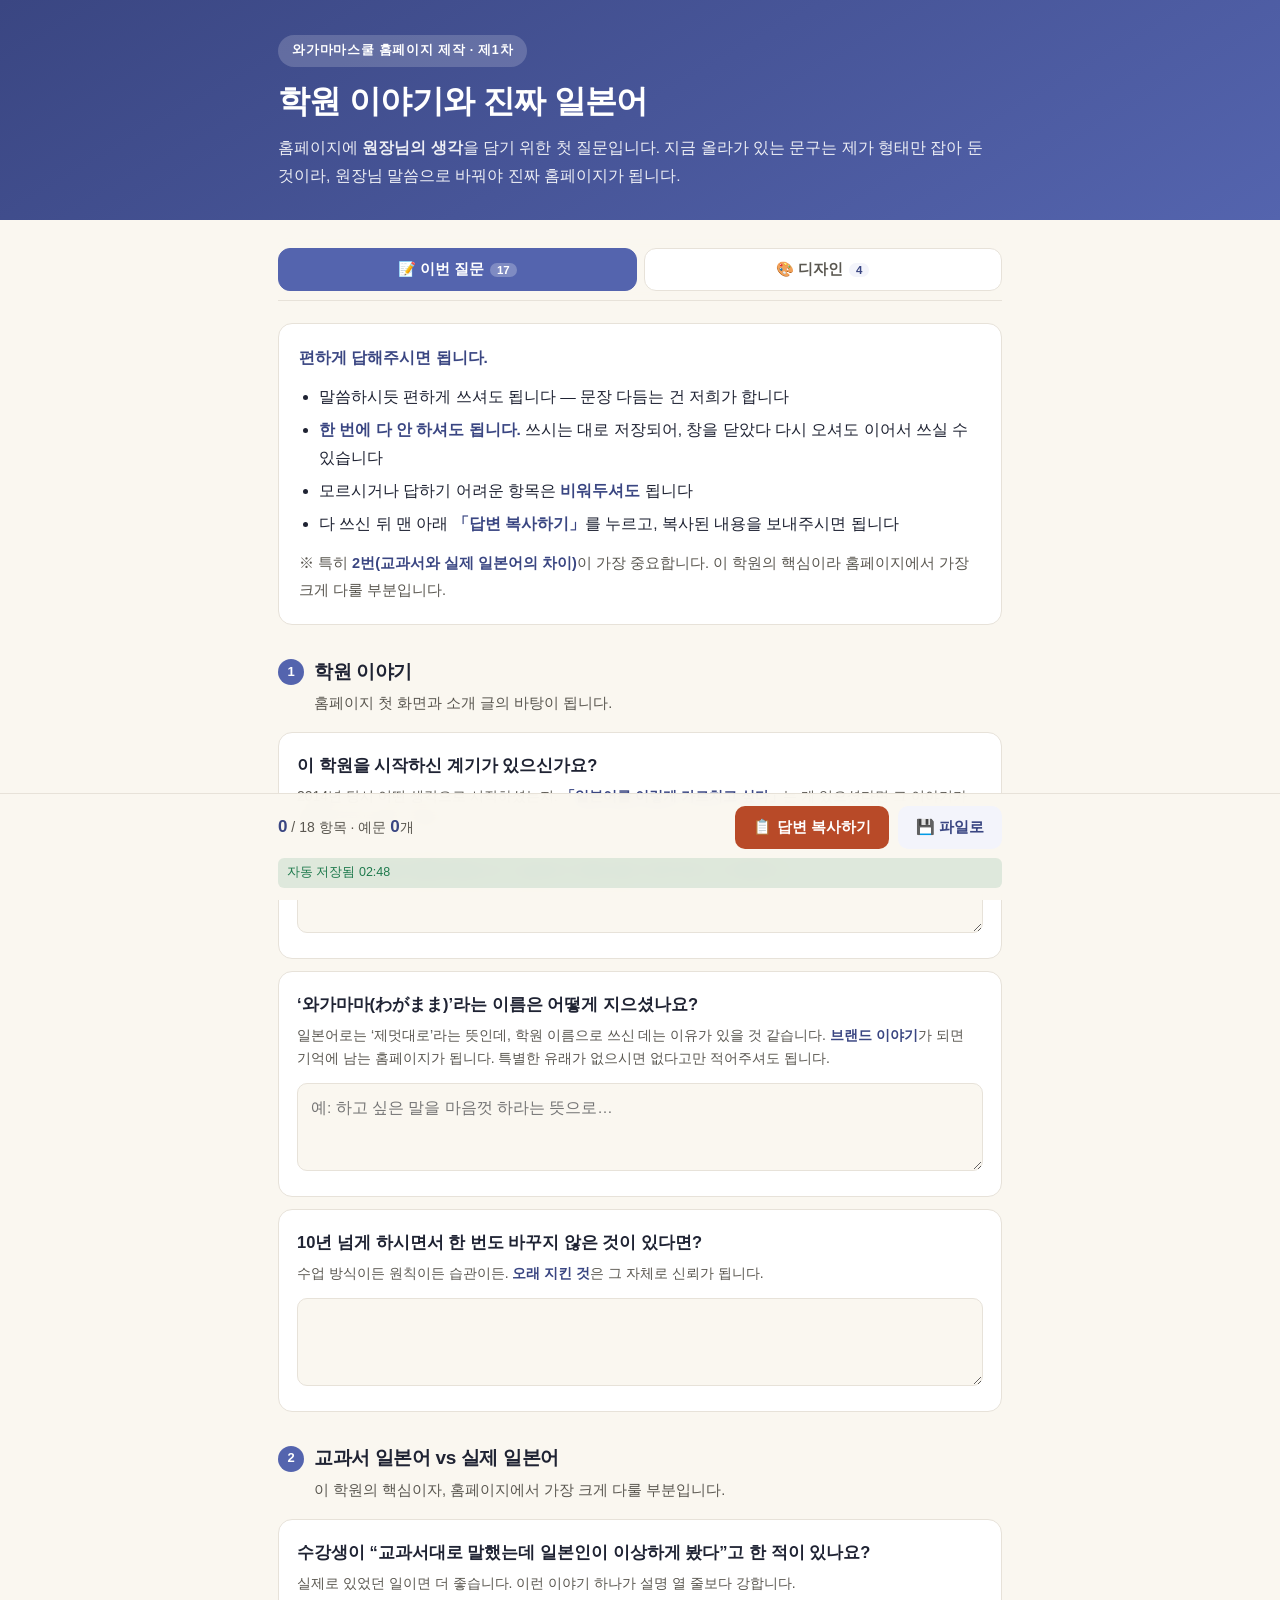
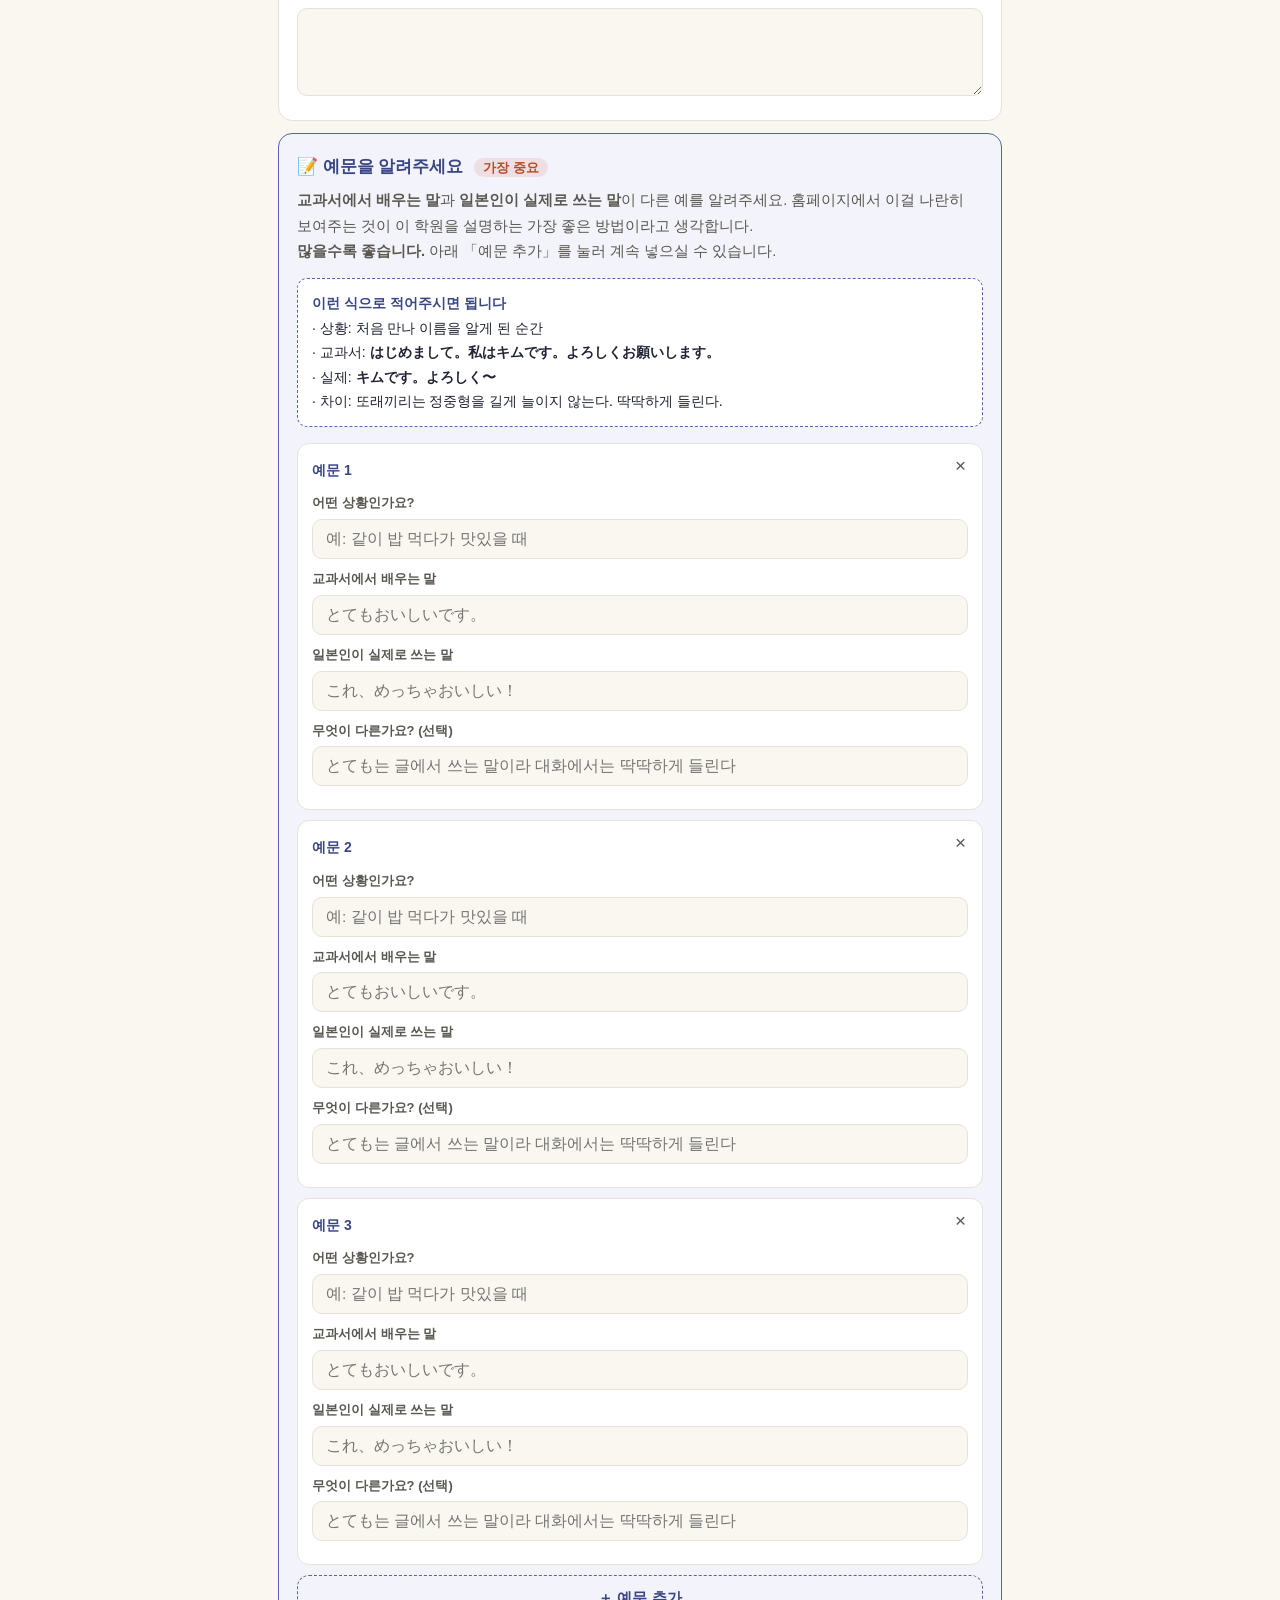
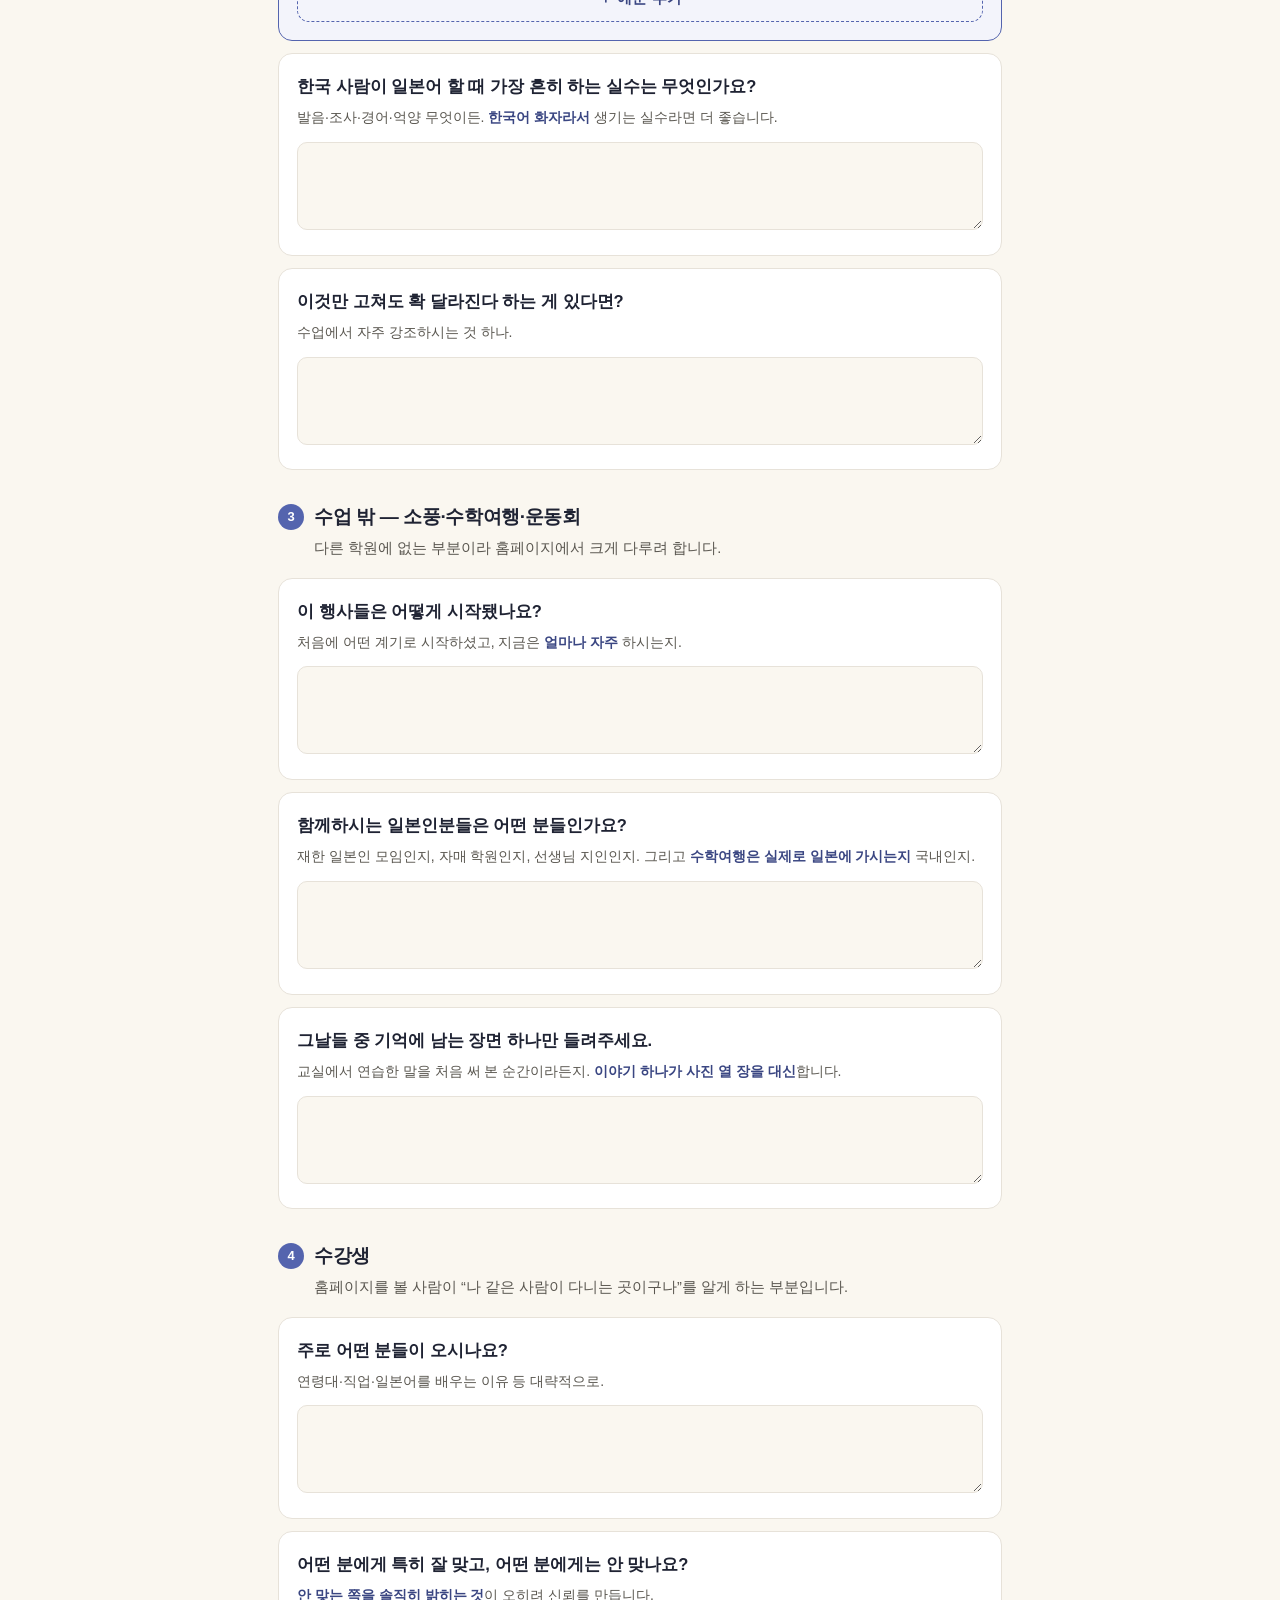
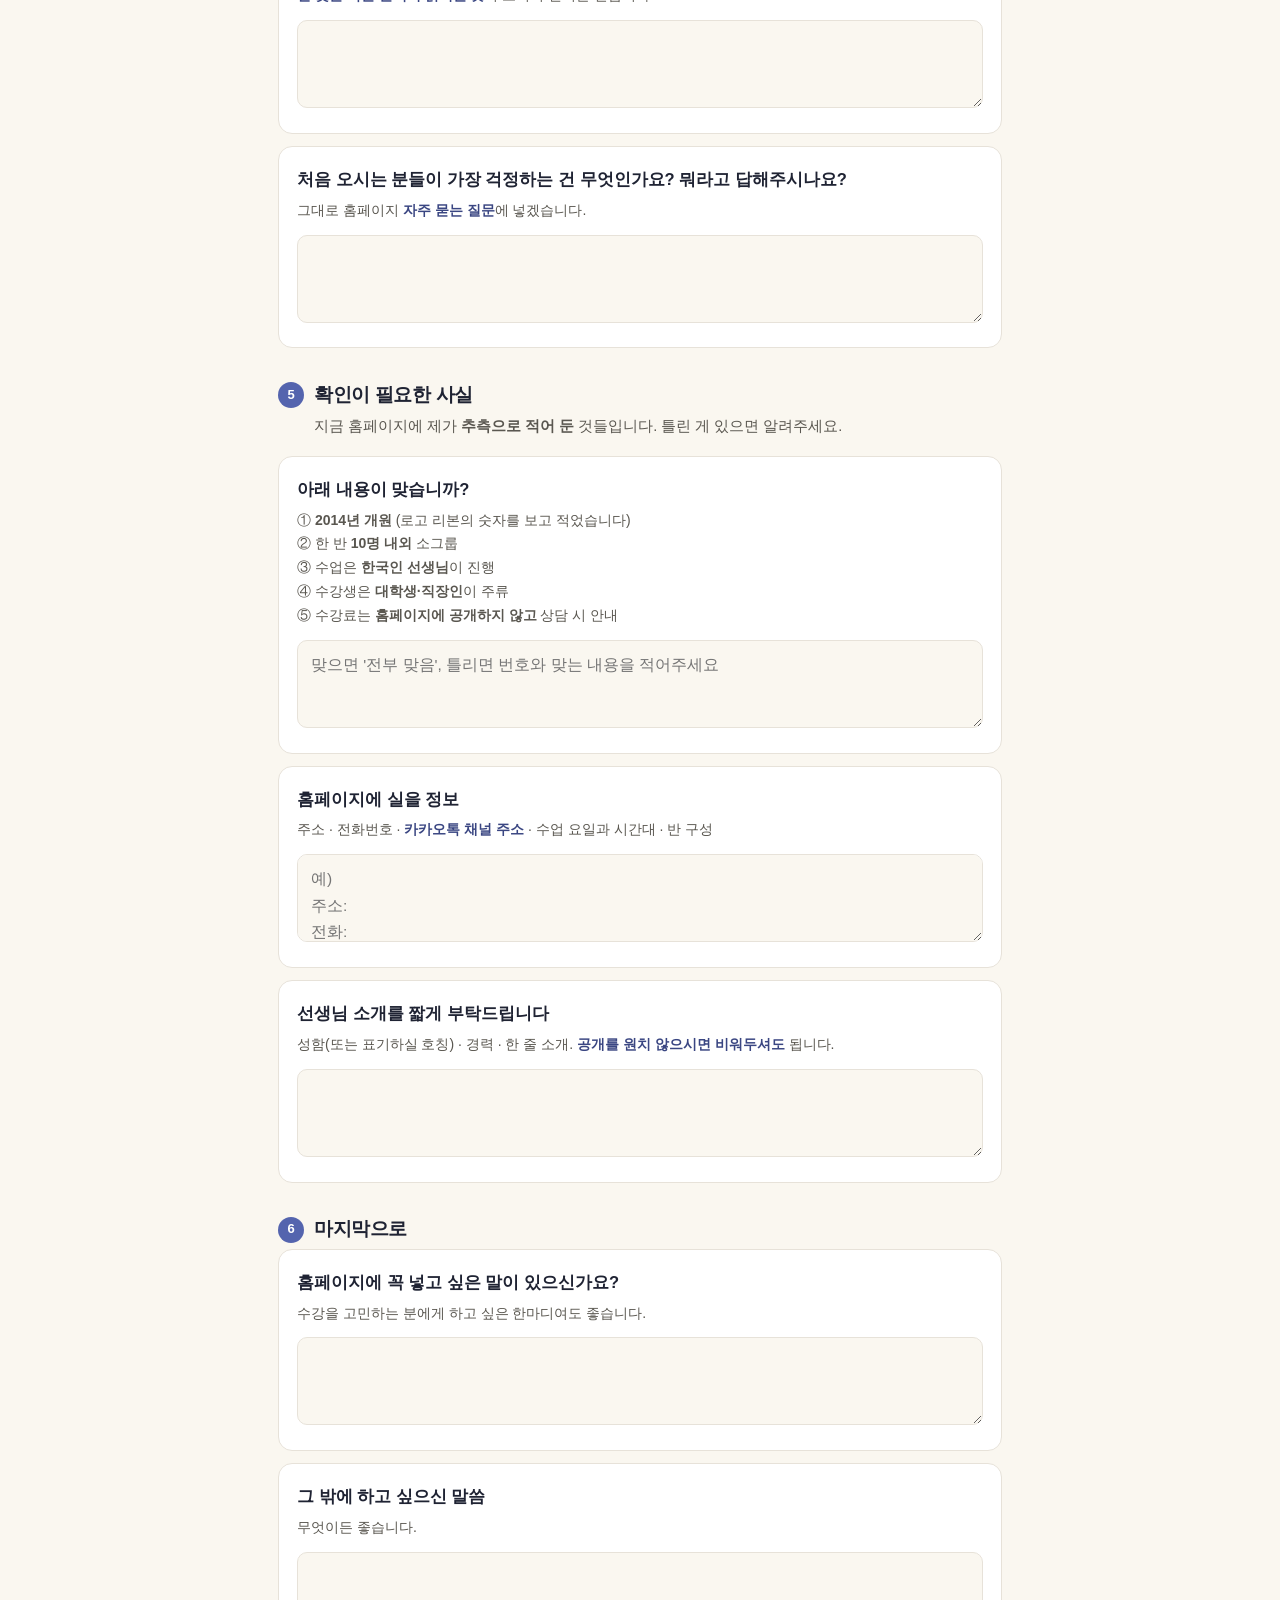
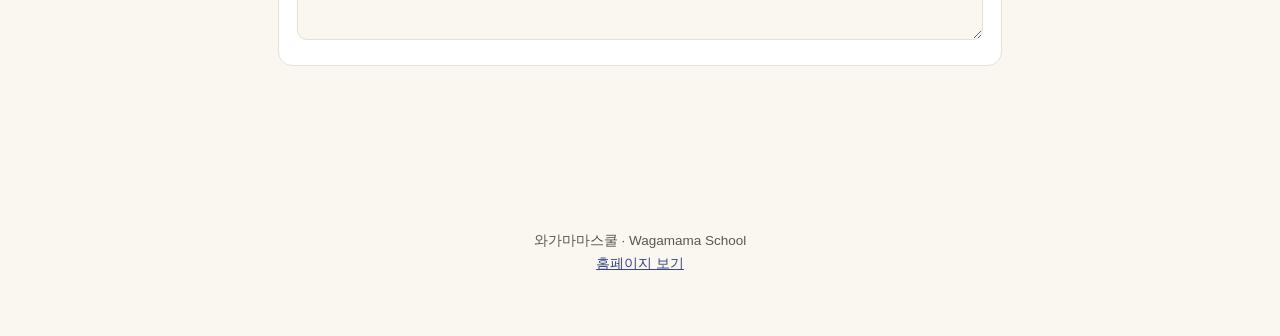
<file: interview/index.html>
<!DOCTYPE html>
<html lang="ko">
<head>
<meta charset="utf-8">
<meta name="viewport" content="width=device-width, initial-scale=1">
<title>와가마마스쿨 — 원장님 소통 창구</title>
<meta name="robots" content="noindex, nofollow">
<meta name="theme-color" content="#5464AE">
<link rel="icon" href="../favicon.ico" sizes="any">
<style>/* 와가마마스쿨 원장님 인터뷰 — 자립 페이지 (본 사이트 CSS 비의존)
   모바일 우선: 카톡 링크로 열릴 것을 전제로 설계 */
:root{
  --indigo:#5464AE; --indigo-deep:#3A4682; --indigo-sumi:#2C3563; --tint:#F3F4FB;
  --washi:#FAF7F0; --paper:#fff; --line:#E7E2D9;
  --ink:#1F2333; --soft:#5A5750;
  --cta:#B84A28; --ok:#1F7A4D;
  --font:"Pretendard Variable",Pretendard,-apple-system,BlinkMacSystemFont,"Apple SD Gothic Neo","Noto Sans KR",sans-serif;
  --jp:"Hiragino Sans","Hiragino Kaku Gothic ProN","Yu Gothic","Noto Sans JP",var(--font);
}
/* :not([data-theme="light"]) — 라이트 강제 탈출구. 없으면 캡처·검증 도구가 다크만 찍는다 */
@media(prefers-color-scheme:dark){:root:not([data-theme="light"]){
  --washi:#141724; --paper:#1B1F30; --line:#2E3348; --tint:#22273C;
  --ink:#E9EAF2; --soft:#A9A49B; --indigo:#A6B2E8; --indigo-deep:#C2CBF0; --cta:#EE9E75;
}}
*,*::before,*::after{box-sizing:border-box}
body{margin:0;background:var(--washi);color:var(--ink);font-family:var(--font);
     font-size:16.5px;line-height:1.75;word-break:keep-all;-webkit-text-size-adjust:100%}
.wrap{max-width:760px;margin:0 auto;padding:0 18px}
h1,h2,h3{line-height:1.3;letter-spacing:-.02em;margin:0}
p{margin:0 0 1em}

.top{background:linear-gradient(150deg,#3A4682,#5464AE);color:#fff;padding:34px 0 30px}
.top .wrap{display:block}
.top .badge{display:inline-block;background:rgba(255,255,255,.18);border-radius:99px;
  padding:5px 14px;font-size:12.5px;font-weight:700;letter-spacing:.06em;margin-bottom:14px}
.top h1{font-size:clamp(23px,5.4vw,32px);color:#fff;margin-bottom:12px}
.top p{color:rgba(255,255,255,.9);font-size:15.5px;margin:0;line-height:1.8}

.intro{background:var(--paper);border:1px solid var(--line);border-radius:14px;
  padding:20px 20px;margin:22px 0 8px;font-size:15.5px;line-height:1.85}
.intro b{color:var(--indigo-deep)}
.intro ul{margin:10px 0 0;padding-left:20px}
.intro li{margin:4px 0}

.sec{margin:34px 0 0}
.sec__lab{display:flex;align-items:center;gap:10px;margin-bottom:6px}
.sec__num{width:26px;height:26px;border-radius:50%;background:var(--indigo);color:#fff;
  display:flex;align-items:center;justify-content:center;font-size:13px;font-weight:800;flex:0 0 auto}
.sec__lab h2{font-size:19px}
.sec__desc{color:var(--soft);font-size:14.5px;margin:0 0 16px;padding-left:36px}

.q{background:var(--paper);border:1px solid var(--line);border-radius:14px;
   padding:18px 18px 16px;margin-bottom:12px}
.q.done{border-color:#A8D5BA;background:color-mix(in srgb,var(--ok) 5%,var(--paper))}
.q__t{font-weight:700;font-size:16.5px;margin-bottom:5px}
.q__h{color:var(--soft);font-size:14px;line-height:1.7;margin-bottom:12px}
.q__h em{color:var(--indigo-deep);font-style:normal;font-weight:600}
textarea{width:100%;border:1px solid var(--line);border-radius:10px;padding:11px 13px;
  font-family:inherit;font-size:15.5px;line-height:1.7;color:var(--ink);background:var(--washi);
  resize:vertical;min-height:88px}
textarea:focus{outline:2px solid var(--indigo);outline-offset:1px;border-color:var(--indigo)}
input[type=text]{width:100%;border:1px solid var(--line);border-radius:10px;padding:10px 13px;
  font-family:inherit;font-size:15.5px;color:var(--ink);background:var(--washi)}
input[type=text]:focus{outline:2px solid var(--indigo);outline-offset:1px}

/* 예문 수집 — 이 페이지의 핵심 */
.ex{background:var(--tint);border:1.5px solid var(--indigo);border-radius:14px;padding:18px;margin-bottom:12px}
.ex__hd{font-weight:800;color:var(--indigo-deep);font-size:17px;margin-bottom:6px}
.ex__hint{font-size:14.5px;color:var(--soft);line-height:1.75;margin-bottom:14px}
.ex__sample{background:var(--paper);border-radius:10px;padding:12px 14px;font-size:14px;
  margin-bottom:16px;border:1px dashed var(--indigo)}
.ex__sample b{color:var(--indigo-deep)}
.ex__sample .jp{font-family:var(--jp);font-weight:600}
.card{background:var(--paper);border:1px solid var(--line);border-radius:12px;
  padding:14px;margin-bottom:10px;position:relative}
.card h4{margin:0 0 10px;font-size:14px;color:var(--indigo-deep);font-weight:800}
.card .row{margin-bottom:9px}
.card label{display:block;font-size:13px;font-weight:700;color:var(--soft);margin-bottom:4px}
.card .del{position:absolute;top:10px;right:10px;background:transparent;border:0;
  color:var(--soft);font-size:19px;cursor:pointer;line-height:1;padding:2px 6px}
.card .del:hover{color:var(--cta)}
.addbtn{width:100%;border:1.5px dashed var(--indigo);background:transparent;color:var(--indigo-deep);
  border-radius:12px;padding:13px;font-family:inherit;font-size:15px;font-weight:700;cursor:pointer}
.addbtn:hover{background:var(--paper)}

.bar{position:sticky;bottom:0;background:color-mix(in srgb,var(--washi) 95%,transparent);
  backdrop-filter:blur(10px);border-top:1px solid var(--line);padding:12px 0;margin-top:30px;z-index:10}
.bar .wrap{display:flex;gap:9px;align-items:center;flex-wrap:wrap}
.prog{flex:1;min-width:130px;font-size:14px;color:var(--soft)}
.prog b{color:var(--indigo-deep);font-size:17px}
.btn{border:0;border-radius:10px;padding:12px 18px;font-family:inherit;font-size:15px;
  font-weight:700;cursor:pointer}
.btn--go{background:var(--cta);color:#fff}
.btn--sub{background:var(--tint);color:var(--indigo-deep)}
.st{font-size:12.5px;padding:4px 9px;border-radius:6px;width:100%}
.st.ok{background:color-mix(in srgb,var(--ok) 12%,transparent);color:var(--ok)}
.st.bad{background:#FDECEA;color:#B3261E}
.done-msg{background:color-mix(in srgb,var(--ok) 10%,transparent);border:1px solid var(--ok);
  border-radius:12px;padding:14px 16px;margin:14px 0 0;font-size:15px;color:var(--ok);display:none}
footer{padding:26px 0 60px;color:var(--soft);font-size:13.5px;text-align:center}
footer a{color:var(--indigo-deep)}

/* ── 탭 ── */
.tabs{display:flex;gap:7px;margin:18px 0 4px;position:sticky;top:0;z-index:20;
  background:color-mix(in srgb,var(--washi) 94%,transparent);backdrop-filter:blur(10px);
  padding:10px 0 9px;border-bottom:1px solid var(--line)}
.tabbtn{flex:1;border:1.5px solid var(--line);background:var(--paper);color:var(--soft);
  border-radius:12px;padding:11px 8px;font-family:inherit;font-size:14.5px;font-weight:700;
  cursor:pointer;display:flex;align-items:center;justify-content:center;gap:6px;white-space:nowrap}
.tabbtn__n{font-size:11.5px;font-weight:800;background:var(--tint);color:var(--indigo-deep);
  border-radius:99px;padding:1px 7px;min-width:20px}
.tabbtn[aria-selected="true"] .tabbtn__n{background:rgba(255,255,255,.25);color:#fff}
@media(max-width:430px){.tabbtn{font-size:13.5px;padding:10px 6px}}
.tabbtn[aria-selected="true"]{background:var(--indigo);border-color:var(--indigo);color:#fff}
/* ── 디자인 카드 ── */
.dcard{background:var(--paper);border:1px solid var(--line);border-radius:14px;
  padding:16px;margin-bottom:14px}
.dcard.picked{border-color:var(--indigo);box-shadow:0 0 0 3px color-mix(in srgb,var(--indigo) 22%,transparent)}
.dcard__hd{display:flex;align-items:center;justify-content:space-between;gap:10px;margin-bottom:10px;flex-wrap:wrap}
.dcard__n{font-weight:800;font-size:17px;margin-right:8px}
.dcard__tag{font-size:13px;color:var(--soft)}
.dcard__full{font-size:13.5px;color:var(--indigo-deep);font-weight:700;white-space:nowrap}
.dcard__imgwrap{display:block;position:relative;border:1px solid var(--line);border-radius:10px;overflow:hidden}
.dcard__imgwrap img{width:100%;height:auto;display:block}
.dcard__zoom{position:absolute;right:8px;bottom:8px;background:rgba(29,30,46,.72);color:#fff;
  font-size:12px;font-weight:700;padding:5px 11px;border-radius:99px}
.dcard__desc{font-size:15px;line-height:1.72;margin:12px 0 4px}
.dcard__note{font-size:13.5px;color:var(--soft);margin:0 0 12px}
.dpick{display:flex}
.dopt{flex:1;display:flex;align-items:center;justify-content:center;gap:8px;cursor:pointer;
  border:1.5px solid var(--line);border-radius:10px;padding:11px;font-weight:700;font-size:15px}
.dopt:has(input:checked){background:var(--tint);border-color:var(--indigo);color:var(--indigo-deep)}

/* ── 회차 누적 (지난 회신) ── */
.pastwrap{margin:22px 0 6px}
.pasth{font-size:16px;color:var(--soft);margin:0 0 10px;font-weight:700}
.past{background:var(--paper);border:1px solid var(--line);border-radius:12px;margin-bottom:8px}
.past summary{cursor:pointer;padding:13px 16px;font-weight:700;font-size:15px;list-style:none;
  display:flex;justify-content:space-between;gap:10px;align-items:center}
.past summary::-webkit-details-marker{display:none}
.past summary::after{content:"▾";color:var(--indigo);font-size:14px}
.past[open] summary::after{content:"▴"}
.past__d{font-size:13px;color:var(--soft);font-weight:500}
.past__b{padding:0 16px 14px}
.pa{border-top:1px dashed var(--line);padding:10px 0}
.pa b{display:block;font-size:13.5px;color:var(--indigo-deep);margin-bottom:4px}
.pa p{margin:0;font-size:14.5px;white-space:pre-wrap}
.pa ul{margin:6px 0 0;padding-left:18px;font-size:14px}
.ex__must{font-weight:600;font-size:13px;color:var(--cta);
  background:color-mix(in srgb,var(--cta) 12%,transparent);padding:2px 9px;border-radius:99px;margin-left:6px}
.intro__note{margin:12px 0 0;font-size:14.5px;color:var(--soft)}
.dgrid{display:grid;gap:14px}
@media(min-width:820px){.dgrid{grid-template-columns:1fr 1fr}}
</style>
</head>
<body>

<div class="top">
  <div class="wrap">
    <span class="badge">와가마마스쿨 홈페이지 제작 · 제1차</span>
    <h1>학원 이야기와 진짜 일본어</h1>
    <p>홈페이지에 <b>원장님의 생각</b>을 담기 위한 첫 질문입니다. 지금 올라가 있는 문구는 제가 형태만 잡아 둔 것이라, 원장님 말씀으로 바꿔야 진짜 홈페이지가 됩니다.</p>
  </div>
</div>

<div class="wrap">
  <div class="tabs" role="tablist" aria-label="화면 선택">
    <button class="tabbtn" role="tab" aria-selected="true" id="tb-q" aria-controls="pane-q"
            onclick="showPane('q')">📝 이번 질문<span class="tabbtn__n">17</span></button>
    <button class="tabbtn" role="tab" aria-selected="false" id="tb-d" aria-controls="pane-d"
            onclick="showPane('d')">🎨 디자인<span class="tabbtn__n">4</span></button>
    
  </div>

<div id="pane-q" role="tabpanel" aria-labelledby="tb-q">
  <div class="intro">
    <b>편하게 답해주시면 됩니다.</b>
    <ul>
      <li>말씀하시듯 편하게 쓰셔도 됩니다 — 문장 다듬는 건 저희가 합니다</li>
      <li><b>한 번에 다 안 하셔도 됩니다.</b> 쓰시는 대로 저장되어, 창을 닫았다 다시 오셔도 이어서 쓰실 수 있습니다</li>
      <li>모르시거나 답하기 어려운 항목은 <b>비워두셔도</b> 됩니다</li>
      <li>다 쓰신 뒤 맨 아래 <b>「답변 복사하기」</b>를 누르고, 복사된 내용을 보내주시면 됩니다</li>
    </ul>
    <p class="intro__note">※ 특히 <b>2번(교과서와 실제 일본어의 차이)</b>이 가장 중요합니다.
      이 학원의 핵심이라 홈페이지에서 가장 크게 다룰 부분입니다.</p>
  </div>

  <div class="sec">
  <div class="sec__lab"><span class="sec__num">1</span><h2>학원 이야기</h2></div>
  <p class="sec__desc">홈페이지 첫 화면과 소개 글의 바탕이 됩니다.</p>
  <div class="q" id="q-q1">
  <div class="q__t">이 학원을 시작하신 계기가 있으신가요?</div><div class="q__h">2014년 당시 어떤 생각으로 시작하셨는지. <em>「일본어를 이렇게 가르치고 싶다」</em>는 게 있으셨다면 그 이야기가 홈페이지의 뿌리가 됩니다.</div>
  <textarea data-a="q1" placeholder="예: 저도 일본어를 배웠는데 교실에서 배운 말이 현지에서 안 통해서…"></textarea>
</div><div class="q" id="q-q2">
  <div class="q__t">‘와가마마(わがまま)’라는 이름은 어떻게 지으셨나요?</div><div class="q__h">일본어로는 ‘제멋대로’라는 뜻인데, 학원 이름으로 쓰신 데는 이유가 있을 것 같습니다. <em>브랜드 이야기</em>가 되면 기억에 남는 홈페이지가 됩니다. 특별한 유래가 없으시면 없다고만 적어주셔도 됩니다.</div>
  <textarea data-a="q2" placeholder="예: 하고 싶은 말을 마음껏 하라는 뜻으로…"></textarea>
</div><div class="q" id="q-q3">
  <div class="q__t">10년 넘게 하시면서 <b>한 번도 바꾸지 않은 것</b>이 있다면?</div><div class="q__h">수업 방식이든 원칙이든 습관이든. <em>오래 지킨 것</em>은 그 자체로 신뢰가 됩니다.</div>
  <textarea data-a="q3" placeholder=""></textarea>
</div>
</div><div class="sec">
  <div class="sec__lab"><span class="sec__num">2</span><h2>교과서 일본어 vs 실제 일본어</h2></div>
  <p class="sec__desc">이 학원의 핵심이자, 홈페이지에서 가장 크게 다룰 부분입니다.</p>
  <div class="q" id="q-q4">
  <div class="q__t">수강생이 <b>“교과서대로 말했는데 일본인이 이상하게 봤다”</b>고 한 적이 있나요?</div><div class="q__h">실제로 있었던 일이면 더 좋습니다. 이런 이야기 하나가 설명 열 줄보다 강합니다.</div>
  <textarea data-a="q4" placeholder=""></textarea>
</div><div class="ex">
  <div class="ex__hd">📝 예문을 알려주세요 <span class="ex__must">가장 중요</span></div>
  <div class="ex__hint">
    <b>교과서에서 배우는 말</b>과 <b>일본인이 실제로 쓰는 말</b>이 다른 예를 알려주세요.
    홈페이지에서 이걸 나란히 보여주는 것이 이 학원을 설명하는 가장 좋은 방법이라고 생각합니다.<br>
    <b>많을수록 좋습니다.</b> 아래 「예문 추가」를 눌러 계속 넣으실 수 있습니다.
  </div>
  <div class="ex__sample">
    <b>이런 식으로 적어주시면 됩니다</b><br>
    · 상황: 처음 만나 이름을 알게 된 순간<br>
    · 교과서: <span class="jp">はじめまして。私はキムです。よろしくお願いします。</span><br>
    · 실제: <span class="jp">キムです。よろしく〜</span><br>
    · 차이: 또래끼리는 정중형을 길게 늘이지 않는다. 딱딱하게 들린다.
  </div>
  <div id="exlist"></div>
  <button type="button" class="addbtn" onclick="addEx()">＋ 예문 추가</button>
</div><div class="q" id="q-q5">
  <div class="q__t">한국 사람이 일본어 할 때 <b>가장 흔히 하는 실수</b>는 무엇인가요?</div><div class="q__h">발음·조사·경어·억양 무엇이든. <em>한국어 화자라서</em> 생기는 실수라면 더 좋습니다.</div>
  <textarea data-a="q5" placeholder=""></textarea>
</div><div class="q" id="q-q6">
  <div class="q__t"><b>이것만 고쳐도 확 달라진다</b> 하는 게 있다면?</div><div class="q__h">수업에서 자주 강조하시는 것 하나.</div>
  <textarea data-a="q6" placeholder=""></textarea>
</div>
</div><div class="sec">
  <div class="sec__lab"><span class="sec__num">3</span><h2>수업 밖 — 소풍·수학여행·운동회</h2></div>
  <p class="sec__desc">다른 학원에 없는 부분이라 홈페이지에서 크게 다루려 합니다.</p>
  <div class="q" id="q-q7">
  <div class="q__t">이 행사들은 어떻게 시작됐나요?</div><div class="q__h">처음에 어떤 계기로 시작하셨고, 지금은 <em>얼마나 자주</em> 하시는지.</div>
  <textarea data-a="q7" placeholder=""></textarea>
</div><div class="q" id="q-q8">
  <div class="q__t">함께하시는 <b>일본인분들</b>은 어떤 분들인가요?</div><div class="q__h">재한 일본인 모임인지, 자매 학원인지, 선생님 지인인지. 그리고 <em>수학여행은 실제로 일본에 가시는지</em> 국내인지.</div>
  <textarea data-a="q8" placeholder=""></textarea>
</div><div class="q" id="q-q9">
  <div class="q__t">그날들 중 <b>기억에 남는 장면</b> 하나만 들려주세요.</div><div class="q__h">교실에서 연습한 말을 처음 써 본 순간이라든지. <em>이야기 하나가 사진 열 장을 대신</em>합니다.</div>
  <textarea data-a="q9" placeholder=""></textarea>
</div>
</div><div class="sec">
  <div class="sec__lab"><span class="sec__num">4</span><h2>수강생</h2></div>
  <p class="sec__desc">홈페이지를 볼 사람이 “나 같은 사람이 다니는 곳이구나”를 알게 하는 부분입니다.</p>
  <div class="q" id="q-q10">
  <div class="q__t">주로 어떤 분들이 오시나요?</div><div class="q__h">연령대·직업·일본어를 배우는 이유 등 대략적으로.</div>
  <textarea data-a="q10" placeholder=""></textarea>
</div><div class="q" id="q-q11">
  <div class="q__t">어떤 분에게 특히 잘 맞고, <b>어떤 분에게는 안 맞나요?</b></div><div class="q__h"><em>안 맞는 쪽을 솔직히 밝히는 것</em>이 오히려 신뢰를 만듭니다.</div>
  <textarea data-a="q11" placeholder=""></textarea>
</div><div class="q" id="q-q12">
  <div class="q__t">처음 오시는 분들이 가장 걱정하는 건 무엇인가요? 뭐라고 답해주시나요?</div><div class="q__h">그대로 홈페이지 <em>자주 묻는 질문</em>에 넣겠습니다.</div>
  <textarea data-a="q12" placeholder=""></textarea>
</div>
</div><div class="sec">
  <div class="sec__lab"><span class="sec__num">5</span><h2>확인이 필요한 사실</h2></div>
  <p class="sec__desc">지금 홈페이지에 제가 <b>추측으로 적어 둔</b> 것들입니다. 틀린 게 있으면 알려주세요.</p>
  <div class="q" id="q-q13">
  <div class="q__t">아래 내용이 맞습니까?</div><div class="q__h">① <b>2014년 개원</b> (로고 리본의 숫자를 보고 적었습니다)<br>② 한 반 <b>10명 내외</b> 소그룹<br>③ 수업은 <b>한국인 선생님</b>이 진행<br>④ 수강생은 <b>대학생·직장인</b>이 주류<br>⑤ 수강료는 <b>홈페이지에 공개하지 않고</b> 상담 시 안내</div>
  <textarea data-a="q13" placeholder="맞으면 &#x27;전부 맞음&#x27;, 틀리면 번호와 맞는 내용을 적어주세요"></textarea>
</div><div class="q" id="q-q14">
  <div class="q__t">홈페이지에 실을 정보</div><div class="q__h">주소 · 전화번호 · <em>카카오톡 채널 주소</em> · 수업 요일과 시간대 · 반 구성</div>
  <textarea data-a="q14" placeholder="예)
주소:
전화:
카카오톡 채널:
수업 시간:"></textarea>
</div><div class="q" id="q-q15">
  <div class="q__t">선생님 소개를 짧게 부탁드립니다</div><div class="q__h">성함(또는 표기하실 호칭) · 경력 · 한 줄 소개. <em>공개를 원치 않으시면 비워두셔도</em> 됩니다.</div>
  <textarea data-a="q15" placeholder=""></textarea>
</div>
</div><div class="sec">
  <div class="sec__lab"><span class="sec__num">6</span><h2>마지막으로</h2></div>
  
  <div class="q" id="q-q16">
  <div class="q__t">홈페이지에 <b>꼭 넣고 싶은 말</b>이 있으신가요?</div><div class="q__h">수강을 고민하는 분에게 하고 싶은 한마디여도 좋습니다.</div>
  <textarea data-a="q16" placeholder=""></textarea>
</div><div class="q" id="q-q17">
  <div class="q__t">그 밖에 하고 싶으신 말씀</div><div class="q__h">무엇이든 좋습니다.</div>
  <textarea data-a="q17" placeholder=""></textarea>
</div>
</div>
</div>

<div id="pane-d" role="tabpanel" aria-labelledby="tb-d" hidden>
  <div class="intro">
    <b>홈페이지 디자인 4가지를 만들어 봤습니다.</b>
    <p style="margin:10px 0 0">내용(문구·사진)은 <b>네 개가 전부 똑같습니다.</b> 보이는 방식만 다릅니다.
      마음에 드는 것을 골라주시면 그 방향으로 다듬겠습니다.
      「전체 보기」를 누르면 실제 화면을 끝까지 내려 보실 수 있습니다.</p>
    <p class="intro__note">※ 지금 홈페이지는 <b>②번 방향</b>으로 올라가 있습니다.
      다른 게 나으시면 알려주세요 — 바꿀 수 있습니다.</p>
  </div>
  <div class="sec">
  <div class="sec__lab"><h2>홈페이지 디자인</h2></div>
  <p class="sec__desc">네 가지 방향을 만들어 봤습니다. 내용은 전부 같고 보이는 방식만 다릅니다.</p>
  <div class="dgrid">
  <div class="dcard" id="d1">
    <div class="dcard__hd">
      <div><span class="dcard__n">① 에디토리얼</span><span class="dcard__tag">잡지 조판</span></div>
      <a class="dcard__full" href="../designs/1/" target="_blank" rel="noopener">전체 보기 ↗</a>
    </div>
    <a href="../designs/1/" target="_blank" rel="noopener" class="dcard__imgwrap">
      <img src="../designs/preview1.jpg" alt="① 에디토리얼 시안" width="760" height="713" loading="lazy">
      <span class="dcard__zoom">눌러서 전체 보기</span>
    </a>
    <p class="dcard__desc">큰 글씨와 가는 선으로 정갈하게. 사진이 화면 오른쪽 끝까지 시원하게 잘려 나갑니다.</p>
    <p class="dcard__note">정갈하고 차분함 · 다소 차가울 수 있음</p>
    <label class="dopt"><input type="radio" name="pick" value="① 에디토리얼" onchange="touch()"><span>이게 좋습니다</span></label>
  </div>
  <div class="dcard" id="d2">
    <div class="dcard__hd">
      <div><span class="dcard__n">② 종이와 명조</span><span class="dcard__tag">종이 · 붓글씨 느낌</span></div>
      <a class="dcard__full" href="../designs/2/" target="_blank" rel="noopener">전체 보기 ↗</a>
    </div>
    <a href="../designs/2/" target="_blank" rel="noopener" class="dcard__imgwrap">
      <img src="../designs/preview2.jpg" alt="② 종이와 명조 시안" width="760" height="713" loading="lazy">
      <span class="dcard__zoom">눌러서 전체 보기</span>
    </a>
    <p class="dcard__desc">미색 종이에 인쇄한 느낌. 「일본어」 한 구절만 붓글씨체로 바꾸고 낙관 도장을 찍었습니다.</p>
    <p class="dcard__note">따뜻하고 일본스러움 · 현재 적용 중</p>
    <label class="dopt"><input type="radio" name="pick" value="② 종이와 명조" onchange="touch()"><span>이게 좋습니다</span></label>
  </div>
  <div class="dcard" id="d3">
    <div class="dcard__hd">
      <div><span class="dcard__n">③ 괘선과 세로쓰기</span><span class="dcard__tag">일본 미술관식</span></div>
      <a class="dcard__full" href="../designs/3/" target="_blank" rel="noopener">전체 보기 ↗</a>
    </div>
    <a href="../designs/3/" target="_blank" rel="noopener" class="dcard__imgwrap">
      <img src="../designs/preview3.jpg" alt="③ 괘선과 세로쓰기 시안" width="760" height="713" loading="lazy">
      <span class="dcard__zoom">눌러서 전체 보기</span>
    </a>
    <p class="dcard__desc">가는 세로선 격자를 깔고, 일본어를 세로로 세워 문장 길이 차이를 눈으로 보이게 했습니다.</p>
    <p class="dcard__note">정밀하고 격이 있음 · 다소 금욕적</p>
    <label class="dopt"><input type="radio" name="pick" value="③ 괘선과 세로쓰기" onchange="touch()"><span>이게 좋습니다</span></label>
  </div>
  <div class="dcard" id="d4">
    <div class="dcard__hd">
      <div><span class="dcard__n">④ 브랜드 색면</span><span class="dcard__tag">학원 색으로 채움</span></div>
      <a class="dcard__full" href="../designs/4/" target="_blank" rel="noopener">전체 보기 ↗</a>
    </div>
    <a href="../designs/4/" target="_blank" rel="noopener" class="dcard__imgwrap">
      <img src="../designs/preview4.jpg" alt="④ 브랜드 색면 시안" width="760" height="713" loading="lazy">
      <span class="dcard__zoom">눌러서 전체 보기</span>
    </a>
    <p class="dcard__desc">학원 로고 색(남보라)으로 화면을 크게 채웁니다. 가장 눈에 띄고 또렷합니다.</p>
    <p class="dcard__note">강하고 현대적 · 사진이 색에 가려질 수 있음</p>
    <label class="dopt"><input type="radio" name="pick" value="④ 브랜드 색면" onchange="touch()"><span>이게 좋습니다</span></label>
  </div></div><div class="q" id="q-d_why">
  <div class="q__t">고르신 이유나, 고쳤으면 하는 점이 있으신가요?</div><div class="q__h">「글씨가 너무 크다」「사진을 더 크게」처럼 편하게 적어주시면 됩니다.</div>
  <textarea data-a="d_why" placeholder=""></textarea>
</div>
</div>
</div>



  <div class="done-msg" id="done">
    복사되었습니다. <b>붙여넣기로 보내주시면</b> 홈페이지에 반영하겠습니다. 감사합니다.
  </div>
</div>

<div class="bar">
  <div class="wrap">
    <span class="prog"><b id="n">0</b> / <span id="tot">18</span> 항목 · 예문 <b id="exn">0</b>개</span>
    <button class="btn btn--go" onclick="copyAll()">📋 답변 복사하기</button>
    <button class="btn btn--sub" onclick="saveFile()">💾 파일로</button>
    <span class="st ok" id="st">…</span>
  </div>
</div>

<footer>
  와가마마스쿨 · Wagamama School<br>
  <a href="../">홈페이지 보기</a>
</footer>

<script>
var ROUND = 1;
var QTITLES = {q1: "이 학원을 시작하신 계기가 있으신가요?", q2: "‘와가마마(わがまま)’라는 이름은 어떻게 지으셨나요?", q3: "10년 넘게 하시면서 한 번도 바꾸지 않은 것이 있다면?", q4: "수강생이 “교과서대로 말했는데 일본인이 이상하게 봤다”고 한 적이 있나요?", q5: "한국 사람이 일본어 할 때 가장 흔히 하는 실수는 무엇인가요?", q6: "이것만 고쳐도 확 달라진다 하는 게 있다면?", q7: "이 행사들은 어떻게 시작됐나요?", q8: "함께하시는 일본인분들은 어떤 분들인가요?", q9: "그날들 중 기억에 남는 장면 하나만 들려주세요.", q10: "주로 어떤 분들이 오시나요?", q11: "어떤 분에게 특히 잘 맞고, 어떤 분에게는 안 맞나요?", q12: "처음 오시는 분들이 가장 걱정하는 건 무엇인가요? 뭐라고 답해주시나요?", q13: "아래 내용이 맞습니까?", q14: "홈페이지에 실을 정보", q15: "선생님 소개를 짧게 부탁드립니다", d_why: "고르신 이유나, 고쳤으면 하는 점이 있으신가요?", q16: "홈페이지에 꼭 넣고 싶은 말이 있으신가요?", q17: "그 밖에 하고 싶으신 말씀"};
(function(){

  var KEY='WGM_interview_r'+ROUND;
  var EX=document.getElementById('exlist');

  window.addEx=function(v){
    var i=EX.children.length;
    var d=document.createElement('div');
    d.className='card';
    d.innerHTML='<h4>예문 '+(i+1)+'</h4>'+
      '<button type="button" class="del" onclick="delEx(this)" aria-label="삭제">×</button>'+
      '<div class="row"><label>어떤 상황인가요?</label><input type="text" data-e="sit" placeholder="예: 같이 밥 먹다가 맛있을 때"></div>'+
      '<div class="row"><label>교과서에서 배우는 말</label><input type="text" data-e="book" placeholder="とてもおいしいです。"></div>'+
      '<div class="row"><label>일본인이 실제로 쓰는 말</label><input type="text" data-e="real" placeholder="これ、めっちゃおいしい！"></div>'+
      '<div class="row"><label>무엇이 다른가요? (선택)</label><input type="text" data-e="why" placeholder="とても는 글에서 쓰는 말이라 대화에서는 딱딱하게 들린다"></div>';
    EX.appendChild(d);
    d.querySelectorAll('input').forEach(function(el){ el.addEventListener('input',touch); });
    if(v){ ['sit','book','real','why'].forEach(function(k){
      var el=d.querySelector('[data-e="'+k+'"]'); if(el&&v[k]) el.value=v[k]; }); }
    renum(); touch();
  };
  window.delEx=function(b){ b.parentNode.remove(); renum(); touch(); };
  function renum(){ Array.prototype.forEach.call(EX.children,function(c,i){
    c.querySelector('h4').textContent='예문 '+(i+1); }); }

  function collect(){
    var o={answers:{},examples:[]};
    document.querySelectorAll('[data-a]').forEach(function(t){ o.answers[t.dataset.a]=t.value; });
    var pk=document.querySelector('input[name="pick"]:checked');
    o.pick = pk ? pk.value : '';
    Array.prototype.forEach.call(EX.children,function(c){
      var e={};
      c.querySelectorAll('[data-e]').forEach(function(i){ e[i.dataset.e]=i.value; });
      if(e.sit||e.book||e.real) o.examples.push(e);
    });
    return o;
  }

  function mark(){
    var n=0;
    document.querySelectorAll('[data-a]').forEach(function(t){
      var f=t.value.trim().length>0; if(f) n++;
      var q=t.closest('.q'); if(q) q.classList.toggle('done',f);
    });
    document.querySelectorAll('.dcard').forEach(function(c){
      var r=c.querySelector('input[name="pick"]'); c.classList.toggle('picked', !!(r&&r.checked));
    });
    var ex=collect().examples.length;
    document.getElementById('n').textContent=n;
    document.getElementById('exn').textContent=ex;
    return n;
  }

  function stat(m,ok){ var e=document.getElementById('st');
    e.textContent=m; e.className='st '+(ok?'ok':'bad'); }

  function save(){
    try{ localStorage.setItem(KEY,JSON.stringify({t:new Date().toISOString(),d:collect()}));
      var n=new Date();
      stat('자동 저장됨 '+String(n.getHours()).padStart(2,'0')+':'+String(n.getMinutes()).padStart(2,'0'),true);
    }catch(e){ stat('⚠️ 자동 저장이 막혀 있습니다 — 다 쓰신 뒤 꼭 [답변 복사하기]를 눌러 주세요',false); }
  }
  function touch(){ mark(); save(); }
  window.touch=touch;

  function text(){
    var d=collect();
    var L=['## 와가마마스쿨 — 원장님 회신 (제'+ROUND+'차)',''];
    if(d.pick){ L.push('### 고르신 디자인'); L.push('**'+d.pick+'**'); L.push(''); }
    var T=QTITLES;
    Object.keys(T).forEach(function(k){
      var v=(d.answers[k]||'').trim(); if(!v) return;
      L.push('### '+T[k]); L.push(v); L.push('');
    });
    if(d.examples.length){
      L.push('### 교과서 vs 실제 일본어 — 예문 '+d.examples.length+'개'); L.push('');
      d.examples.forEach(function(e,i){
        L.push('**'+(i+1)+'. '+(e.sit||'(상황 미기재)')+'**');
        if(e.book) L.push('- 교과서: '+e.book);
        if(e.real) L.push('- 실제: '+e.real);
        if(e.why)  L.push('- 차이: '+e.why);
        L.push('');
      });
    }
    return L.join('\n');
  }
  /* 탭 — 누적 창구의 항행 척추. 회차가 쌓여도 각 탭은 짧게 유지된다. */
  window.showPane=function(k){
    ['q','d','p'].forEach(function(x){
      var pane=document.getElementById('pane-'+x), btn=document.getElementById('tb-'+x);
      if(!pane||!btn) return;
      pane.hidden = (x!==k);
      btn.setAttribute('aria-selected', String(x===k));
    });
    window.scrollTo({top:0,behavior:'smooth'});
    try{ localStorage.setItem(KEY+'_tab',k); }catch(e){}
  };

  window.copyAll=function(){
    var t=text();
    if(t.split('\n').length<=2){ stat('아직 작성된 내용이 없습니다',false); return; }
    function done(){ var d=document.getElementById('done'); d.style.display='block';
      stat('복사 완료 — 붙여넣어 보내주세요',true);
      d.scrollIntoView({behavior:'smooth',block:'center'});
      setTimeout(function(){ d.style.display='none'; },12000); }
    if(navigator.clipboard&&navigator.clipboard.writeText){
      navigator.clipboard.writeText(t).then(done,function(){fb(t,done);});
    } else fb(t,done);
  };
  function fb(t,cb){
    var a=document.createElement('textarea'); a.value=t;
    a.style.position='fixed'; a.style.opacity='0'; document.body.appendChild(a); a.select();
    try{ document.execCommand('copy'); cb(); }
    catch(e){ stat('복사 실패 — [파일로]를 이용해 주세요',false); }
    document.body.removeChild(a);
  }

  window.saveFile=function(){
    var b=new Blob([text()],{type:'text/plain;charset=utf-8'});
    var a=document.createElement('a'); a.href=URL.createObjectURL(b);
    a.download='와가마마스쿨_원장님_인터뷰.txt';
    document.body.appendChild(a); a.click(); document.body.removeChild(a);
    stat('파일로 저장했습니다 — 그 파일을 보내주셔도 됩니다',true);
  };

  // 부팅
  document.querySelectorAll('[data-a]').forEach(function(t){ t.addEventListener('input',touch); });
  document.getElementById('tot').textContent=document.querySelectorAll('[data-a]').length;
  var restored=false;
  try{
    var raw=localStorage.getItem(KEY);
    if(raw){
      var d=JSON.parse(raw).d;
      Object.keys(d.answers||{}).forEach(function(k){
        var el=document.querySelector('[data-a="'+k+'"]'); if(el) el.value=d.answers[k]; });
      (d.examples||[]).forEach(function(e){ addEx(e); });
      if(d.pick){ var r=document.querySelector('input[name="pick"][value="'+d.pick+'"]'); if(r) r.checked=true; }
      restored=true;
    }
    localStorage.setItem(KEY+'__p','1'); localStorage.removeItem(KEY+'__p');
    stat(restored?'지난번에 쓰시던 내용을 불러왔습니다':'자동 저장 켜짐 — 쓰시는 대로 저장됩니다',true);
  }catch(e){
    stat('⚠️ 이 브라우저는 자동 저장이 막혀 있습니다 — 다 쓰신 뒤 꼭 [답변 복사하기]를 눌러 주세요',false);
  }
  if(!EX.children.length){ addEx(); addEx(); addEx(); }
  document.querySelectorAll('input[name="pick"]').forEach(function(r){ r.addEventListener('change',touch); });
  try{
    var t=(location.hash==='#designs'||location.hash==='#design')?'d':localStorage.getItem(KEY+'_tab');
    if(t && document.getElementById('pane-'+t)) showPane(t);
  }catch(e){}
  document.querySelectorAll('input[name="pick"]').forEach(function(r){ r.addEventListener('change',touch); });
  mark();

})();
</script>
</body>
</html>
</file>
